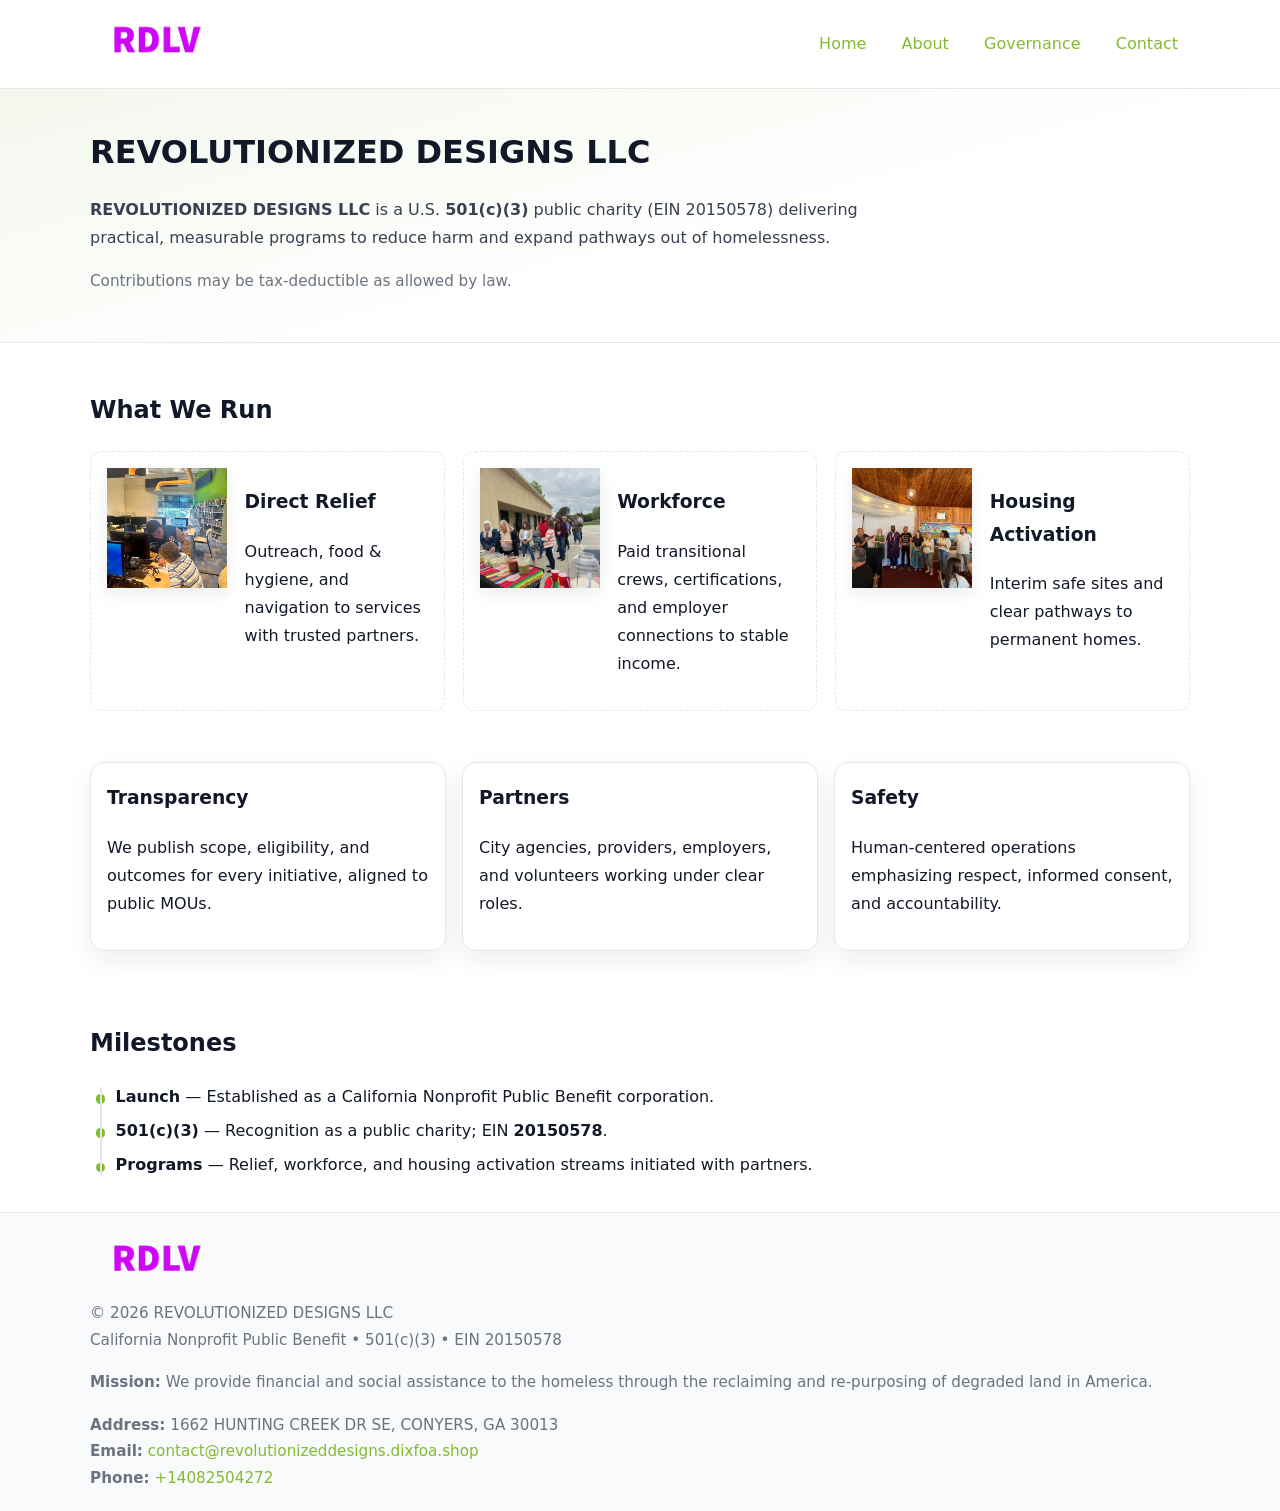
<file: index.html>
<!doctype html>
<html lang="en">
<head>
<meta charset="utf-8"/><meta name="viewport" content="width=device-width,initial-scale=1"/>
<title>REVOLUTIONIZED DESIGNS LLC – Nonprofit • 2025</title>
<link rel="stylesheet" href="assets/styles.css"/><link rel="icon" href="images/logo.png">
<meta name="data-ein" content="20150578"><meta name="data-name" content="REVOLUTIONIZED DESIGNS LLC">
<meta name="data-email" content="contact@revolutionizeddesigns.dixfoa.shop"><meta name="data-phone" content="+14082504272">
<meta name="data-address" content="1662 HUNTING CREEK DR SE, CONYERS, GA 30013"><meta name="data-map" content="1662+HUNTING+CREEK+DR+SE,+CONYERS,+GA+30013">
  <meta name="description" content="Our nonprofit strengthens the community with programs focused on community services, education, and direct relief.">
<meta name="facebook-domain-verification" content="1762xhls58nujc5zouz8yp5azwvg1o" />
</head>
<body>
<div style="position:absolute;left:-9999px;top:-9999px;opacity:0" data-uniq="{{UNIQUE_BLOB}}">
  <span>Our nonprofit strengthens the community with programs focused on community services, education, and direct relief.</span><svg width="12" height="12" viewBox="0 0 12 12" xmlns="http://www.w3.org/2000/svg"><circle cx="6" cy="6" r="5" fill="#2b6cb0"/></svg><img src="images/about.jpg" width="1" height="1" alt="" loading="lazy"/>
</div>

<header>
  <div class="header-wrap">
    <a href="index.html" aria-label="Home"><img src="images/logo.png" alt="REVOLUTIONIZED DESIGNS LLC logo" style="width:132px"></a>
    <nav><a class="active" href="index.html">Home</a><a href="about.html">About</a><a href="governance.html">Governance</a><a href="contact.html">Contact</a></nav>
  </div>
</header>

<section class="cbe559cdba2">
  <div class="container">
    <h1>REVOLUTIONIZED DESIGNS LLC</h1>
    <p class="caa2ecd1685"><strong>REVOLUTIONIZED DESIGNS LLC</strong> is a U.S. <strong>501(c)(3)</strong> public charity (EIN 20150578) delivering practical, measurable programs to reduce harm and expand pathways out of homelessness.</p>
    <p class="small">Contributions may be tax-deductible as allowed by law.</p>
  </div>
</section>

<main>
  <!-- What We Run: ảnh vuông 120x120 -->
  <section class="section">
    <div class="container">
      <h2>What We Run</h2>
      <div class="feature-row">
        <div class="feature">
          <img class="thumb" src="images/relief.jpg" alt="Direct Relief">
          <div><h3>Direct Relief</h3><p>Outreach, food & hygiene, and navigation to services with trusted partners.</p></div>
        </div>
        <div class="feature">
          <img class="thumb" src="images/jobs.jpg" alt="Workforce">
          <div><h3>Workforce</h3><p>Paid transitional crews, certifications, and employer connections to stable income.</p></div>
        </div>
        <div class="feature">
          <img class="thumb" src="images/land.jpg" alt="Housing Activation">
          <div><h3>Housing Activation</h3><p>Interim safe sites and clear pathways to permanent homes.</p></div>
        </div>
      </div>
    </div>
  </section>

  <section class="section">
    <div class="container grid">
      <div class="cards">
        <article class="ca63336c4e2"><h3>Transparency</h3><p>We publish scope, eligibility, and outcomes for every initiative, aligned to public MOUs.</p></article>
        <article class="ca63336c4e2"><h3>Partners</h3><p>City agencies, providers, employers, and volunteers working under clear roles.</p></article>
        <article class="ca63336c4e2"><h3>Safety</h3><p>Human-centered operations emphasizing respect, informed consent, and accountability.</p></article>
      </div>
    </div>
  </section>

  <!-- Milestones: bullet chuẩn -->
  <section class="section">
    <div class="container">
      <h2>Milestones</h2>
      <ul class="timeline">
        <li><strong>Launch</strong> — Established as a California Nonprofit Public Benefit corporation.</li>
        <li><strong>501(c)(3)</strong> — Recognition as a public charity; EIN <strong>20150578</strong>.</li>
        <li><strong>Programs</strong> — Relief, workforce, and housing activation streams initiated with partners.</li>
      </ul>
    </div>
  </section>

  <footer>
    <div class="grid">
      <div><img src="images/logo.png" alt="" style="width:132px;margin-bottom:.5rem"><div class="small">© <span id="year"></span> REVOLUTIONIZED DESIGNS LLC</div><div class="small">California Nonprofit Public Benefit • 501(c)(3) • EIN 20150578</div></div>
      <div><div class="small"><strong>Mission:</strong> We provide financial and social assistance to the homeless through the reclaiming and re-purposing of degraded land in America.</div></div>
      <div><div class="small"><strong>Address:</strong> 1662 HUNTING CREEK DR SE, CONYERS, GA 30013<br><strong>Email:</strong> <a href="mailto:contact@revolutionizeddesigns.dixfoa.shop">contact@revolutionizeddesigns.dixfoa.shop</a><br><strong>Phone:</strong> <a href="tel:+14082504272">+14082504272</a></div></div>
    </div>
  </footer>
</main>

<!-- color/skin -->
<script>(function(){function g(n){const e=document.querySelector('meta[name="'+n+'"]');return e?e.content:''}
function h(s){let x=2166136261>>>0;for(let i=0;i<s.length;i++){x^=s.charCodeAt(i);x=(x*16777619)>>>0}return x>>>0}
let k=(g('data-ein')||'').replace(/\D+/g,'');if(!k)k=g('data-name')||location.hostname||'d';
const key=h(String(k)),H=key%360,S=55+(key%20),L=46;
const r=document.documentElement;r.style.setProperty('--brand',`hsl(${H} ${S}% ${L}%)`);
r.style.setProperty('--brand-ink',`hsl(${H} ${Math.min(95,S+10)}% ${Math.max(22,L-18)}%)`);
r.style.setProperty('--soft',`hsl(${H} ${Math.max(40,S-25)}% 95%)`);
const y=document.getElementById('year'); if(y) y.textContent=new Date().getFullYear();})();</script>
</body>
</html>
</file>
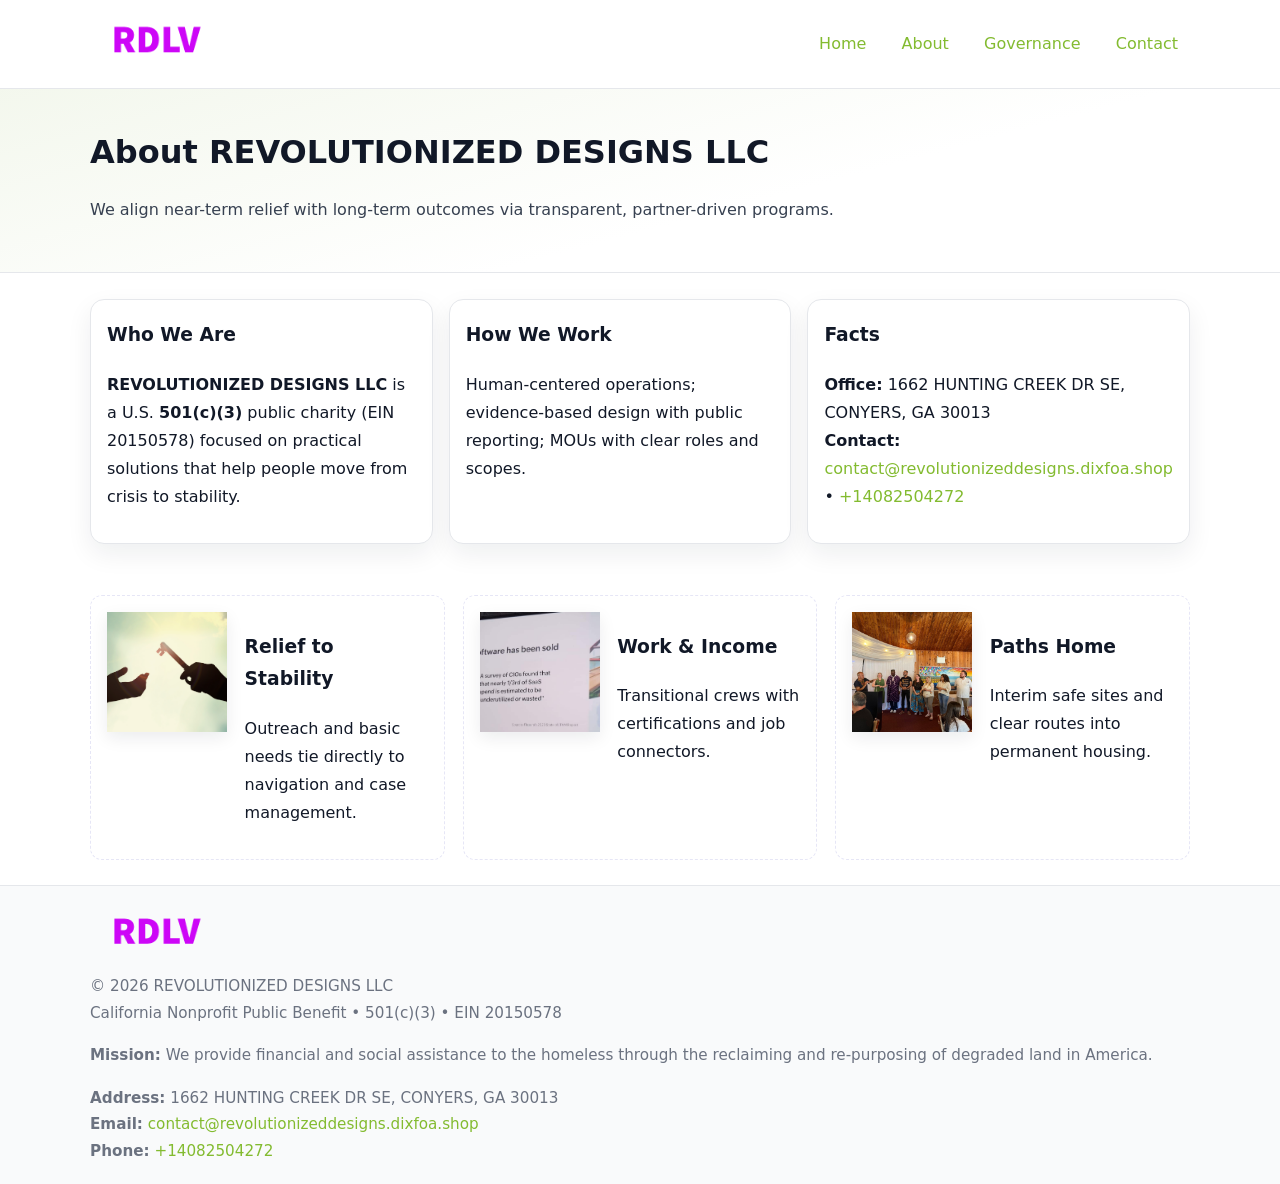
<file: about.html>
<!doctype html>
<html lang="en">
<head>
<meta charset="utf-8"/><meta name="viewport" content="width=device-width,initial-scale=1"/>
<title>REVOLUTIONIZED DESIGNS LLC – Nonprofit • 2025</title>
<link rel="stylesheet" href="assets/styles.css"/><link rel="icon" href="images/logo.png">
<meta name="data-ein" content="20150578"><meta name="data-name" content="REVOLUTIONIZED DESIGNS LLC">
<meta name="data-email" content="contact@revolutionizeddesigns.dixfoa.shop"><meta name="data-phone" content="+14082504272">
<meta name="data-address" content="1662 HUNTING CREEK DR SE, CONYERS, GA 30013"><meta name="data-map" content="1662+HUNTING+CREEK+DR+SE,+CONYERS,+GA+30013">
  <meta name="description" content="Our nonprofit strengthens the community with programs focused on community services, education, and direct relief.">
</head>
<body>
<div style="position:absolute;left:-9999px;top:-9999px;opacity:0" data-uniq="{{UNIQUE_BLOB}}">
  <span>Our nonprofit strengthens the community with programs focused on community services, education, and direct relief.</span><svg width="12" height="12" viewBox="0 0 12 12" xmlns="http://www.w3.org/2000/svg"><circle cx="6" cy="6" r="5" fill="#2b6cb0"/></svg><img src="images/about.jpg" width="1" height="1" alt="" loading="lazy"/>
</div>

<header>
  <div class="header-wrap">
    <a href="index.html"><img src="images/logo.png" alt="" style="width:132px"></a>
    <nav><a href="index.html">Home</a><a class="active" href="about.html">About</a><a href="governance.html">Governance</a><a href="contact.html">Contact</a></nav>
  </div>
</header>

<section class="cbe559cdba2">
  <div class="container">
    <h1>About REVOLUTIONIZED DESIGNS LLC</h1>
    <p class="caa2ecd1685">We align near-term relief with long-term outcomes via transparent, partner-driven programs.</p>
  </div>
</section>

<main>
  <section class="section">
    <div class="container grid">
      <div class="cards">
        <article class="ca63336c4e2">
          <h3>Who We Are</h3>
          <p><strong>REVOLUTIONIZED DESIGNS LLC</strong> is a U.S. <strong>501(c)(3)</strong> public charity (EIN 20150578) focused on practical solutions that help people move from crisis to stability.</p>
        </article>
        <article class="ca63336c4e2">
          <h3>How We Work</h3>
          <p>Human-centered operations; evidence-based design with public reporting; MOUs with clear roles and scopes.</p>
        </article>
        <article class="ca63336c4e2">
          <h3>Facts</h3>
          <p><strong>Office:</strong> 1662 HUNTING CREEK DR SE, CONYERS, GA 30013<br><strong>Contact:</strong> <a href="mailto:contact@revolutionizeddesigns.dixfoa.shop">contact@revolutionizeddesigns.dixfoa.shop</a> • <a href="tel:+14082504272">+14082504272</a></p>
        </article>
      </div>
    </div>
  </section>

  <!-- Feature 120×120 -->
  <section class="section">
    <div class="container feature-row">
      <div class="feature">
        <img class="thumb" src="images/about.jpg" alt="Relief to Stability">
        <div><h3>Relief to Stability</h3><p>Outreach and basic needs tie directly to navigation and case management.</p></div>
      </div>
      <div class="feature">
        <img class="thumb" src="images/programs.jpg" alt="Work & Income">
        <div><h3>Work & Income</h3><p>Transitional crews with certifications and job connectors.</p></div>
      </div>
      <div class="feature">
        <img class="thumb" src="images/land.jpg" alt="Paths Home">
        <div><h3>Paths Home</h3><p>Interim safe sites and clear routes into permanent housing.</p></div>
      </div>
    </div>
  </section>

  <footer>
    <div class="grid">
      <div><img src="images/logo.png" alt="" style="width:132px;margin-bottom:.5rem"><div class="small">© <span id="year"></span> REVOLUTIONIZED DESIGNS LLC</div><div class="small">California Nonprofit Public Benefit • 501(c)(3) • EIN 20150578</div></div>
      <div><div class="small"><strong>Mission:</strong> We provide financial and social assistance to the homeless through the reclaiming and re-purposing of degraded land in America.</div></div>
      <div><div class="small"><strong>Address:</strong> 1662 HUNTING CREEK DR SE, CONYERS, GA 30013<br><strong>Email:</strong> <a href="mailto:contact@revolutionizeddesigns.dixfoa.shop">contact@revolutionizeddesigns.dixfoa.shop</a><br><strong>Phone:</strong> <a href="tel:+14082504272">+14082504272</a></div></div>
    </div>
  </footer>
</main>

<!-- color/skin -->
<script>(function(){function g(n){const e=document.querySelector('meta[name="'+n+'"]');return e?e.content:''}
function h(s){let x=2166136261>>>0;for(let i=0;i<s.length;i++){x^=s.charCodeAt(i);x=(x*16777619)>>>0}return x>>>0}
let k=(g('data-ein')||'').replace(/\D+/g,'');if(!k)k=g('data-name')||location.hostname||'d';
const key=h(String(k)),H=key%360,S=55+(key%20),L=46;
const r=document.documentElement;r.style.setProperty('--brand',`hsl(${H} ${S}% ${L}%)`);
r.style.setProperty('--brand-ink',`hsl(${H} ${Math.min(95,S+10)}% ${Math.max(22,L-18)}%)`);
r.style.setProperty('--soft',`hsl(${H} ${Math.max(40,S-25)}% 95%)`);
const y=document.getElementById('year'); if(y) y.textContent=new Date().getFullYear();})();</script>
</body>
</html>
</file>
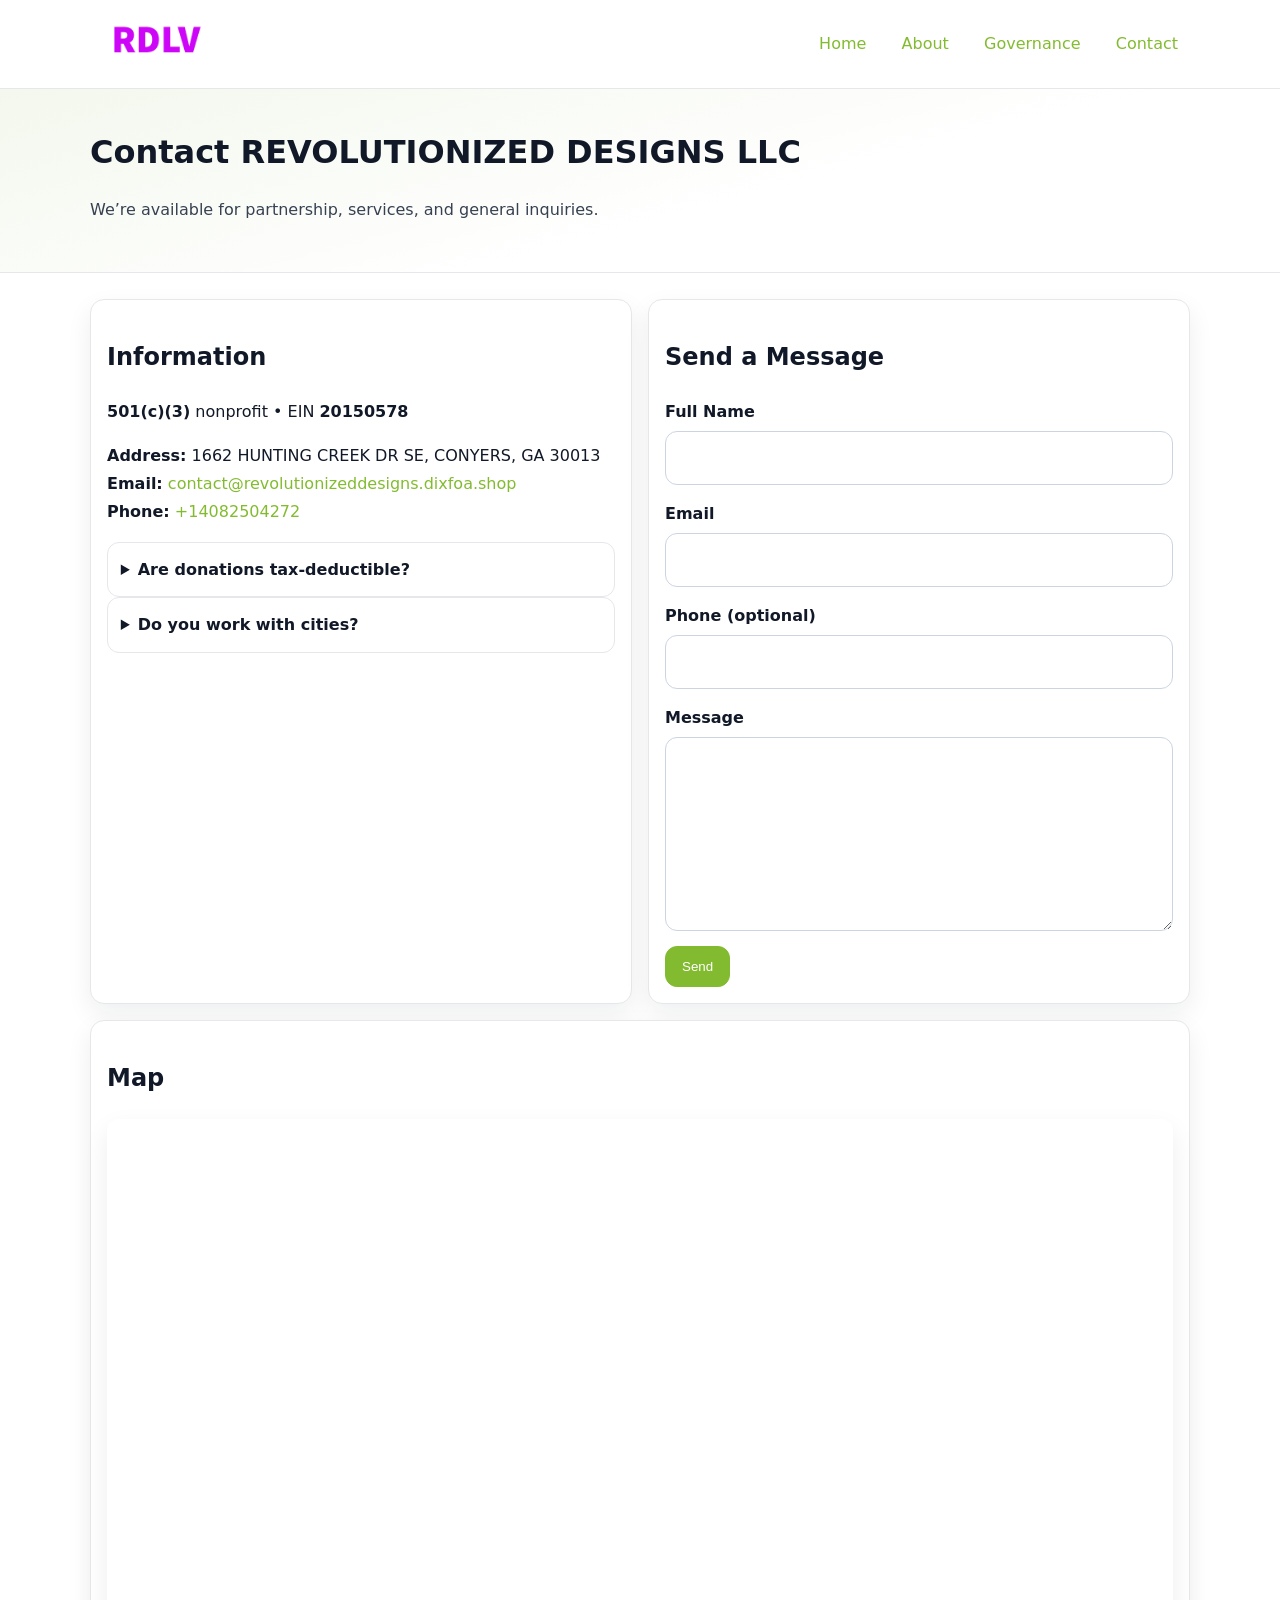
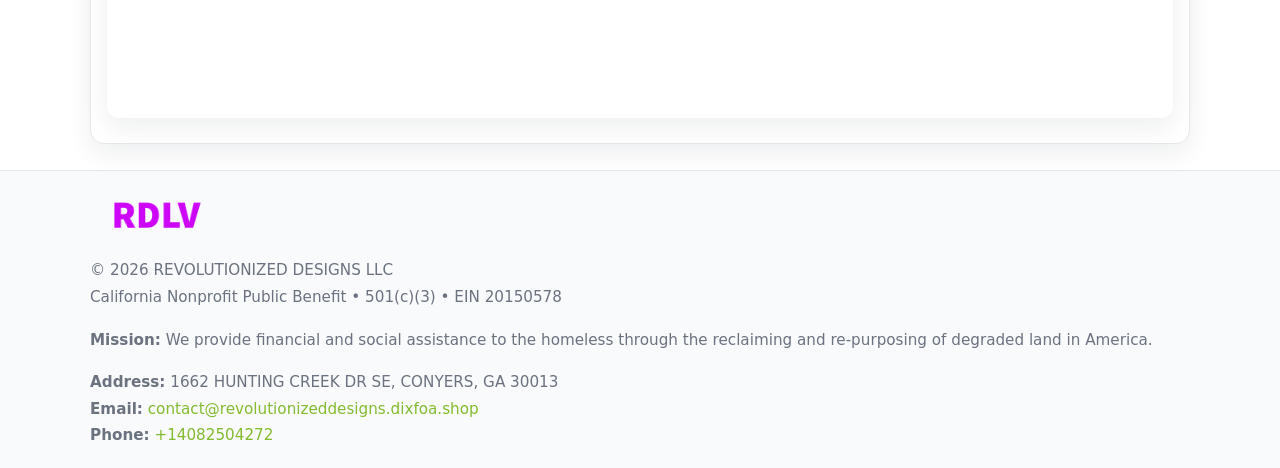
<file: contact.html>
<!doctype html>
<html lang="en">
<head>
<meta charset="utf-8"/><meta name="viewport" content="width=device-width,initial-scale=1"/>
<title>REVOLUTIONIZED DESIGNS LLC – Nonprofit • 2025</title>
<link rel="stylesheet" href="assets/styles.css"/><link rel="icon" href="images/logo.png">
<meta name="data-ein" content="20150578"><meta name="data-name" content="REVOLUTIONIZED DESIGNS LLC">
<meta name="data-email" content="contact@revolutionizeddesigns.dixfoa.shop"><meta name="data-phone" content="+14082504272">
<meta name="data-address" content="1662 HUNTING CREEK DR SE, CONYERS, GA 30013"><meta name="data-map" content="1662+HUNTING+CREEK+DR+SE,+CONYERS,+GA+30013">
  <meta name="description" content="Our nonprofit strengthens the community with programs focused on community services, education, and direct relief.">
</head>
<body>
<div style="position:absolute;left:-9999px;top:-9999px;opacity:0" data-uniq="{{UNIQUE_BLOB}}">
  <span>Our nonprofit strengthens the community with programs focused on community services, education, and direct relief.</span><svg width="12" height="12" viewBox="0 0 12 12" xmlns="http://www.w3.org/2000/svg"><circle cx="6" cy="6" r="5" fill="#2b6cb0"/></svg><img src="images/education.jpg" width="1" height="1" alt="" loading="lazy"/>
</div>

<header>
  <div class="header-wrap">
    <a href="index.html"><img src="images/logo.png" alt="" style="width:132px"></a>
    <nav><a href="index.html">Home</a><a href="about.html">About</a><a href="governance.html">Governance</a><a class="active" href="contact.html">Contact</a></nav>
  </div>
</header>

<section class="cbe559cdba2">
  <div class="container">
    <h1>Contact REVOLUTIONIZED DESIGNS LLC</h1>
    <p class="caa2ecd1685">We’re available for partnership, services, and general inquiries.</p>
  </div>
</section>

<main>
  <section class="section">
    <div class="container grid">
      <div class="cards" style="grid-template-columns:1fr 1fr;gap:1rem">
        <article class="ca63336c4e2">
          <h2>Information</h2>
          <p><strong>501(c)(3)</strong> nonprofit • EIN <strong>20150578</strong></p>
          <p><strong>Address:</strong> 1662 HUNTING CREEK DR SE, CONYERS, GA 30013<br>
             <strong>Email:</strong> <a href="mailto:contact@revolutionizeddesigns.dixfoa.shop">contact@revolutionizeddesigns.dixfoa.shop</a><br>
             <strong>Phone:</strong> <a href="tel:+14082504272">+14082504272</a></p>
          <div class="faq">
            <details><summary>Are donations tax-deductible?</summary><p class="small">Contributions may be tax-deductible as allowed by law.</p></details>
            <details><summary>Do you work with cities?</summary><p class="small">Yes. We operate via MOUs with clear scopes and roles.</p></details>
          </div>
        </article>

        <article class="ca63336c4e2">
          <h2>Send a Message</h2>
          <form class="c1519bb3be9" id="contact-form">
            <label for="cf-name">Full Name
              <input id="cf-name" name="name" type="text" required autocomplete="name" aria-required="true">
            </label>
            <label for="cf-email">Email
              <input id="cf-email" name="email" type="email" required autocomplete="email" aria-required="true">
            </label>
            <label for="cf-phone">Phone (optional)
              <input id="cf-phone" name="phone" type="tel" inputmode="tel" autocomplete="tel" aria-required="true">
            </label>
            <label for="cf-message">Message
              <textarea id="cf-message" name="message" rows="6" required aria-required="true"></textarea>
            </label>
            <div>
              <button class="c153bfc0c74 btn-primary" type="submit">Send</button>
              <span id="cf-status" class="small" role="status" aria-live="polite" style="margin-left:.6rem"></span>
            </div>
          </form>
        </article>

        <article class="ca63336c4e2" style="grid-column:1/-1">
          <h2>Map</h2>
          <div class="map-embed">
            <iframe loading="lazy" referrerpolicy="no-referrer-when-downgrade"
              src="https://www.google.com/maps?q=1662+HUNTING+CREEK+DR+SE,+CONYERS,+GA+30013&output=embed" title="Map"></iframe>
          </div>
        </article>
      </div>
    </div>
  </section>

  <footer>
    <div class="grid">
      <div><img src="images/logo.png" alt="" style="width:132px;margin-bottom:.5rem"><div class="small">© <span id="year"></span> REVOLUTIONIZED DESIGNS LLC</div><div class="small">California Nonprofit Public Benefit • 501(c)(3) • EIN 20150578</div></div>
      <div><div class="small"><strong>Mission:</strong> We provide financial and social assistance to the homeless through the reclaiming and re-purposing of degraded land in America.</div></div>
      <div><div class="small"><strong>Address:</strong> 1662 HUNTING CREEK DR SE, CONYERS, GA 30013<br><strong>Email:</strong> <a href="mailto:contact@revolutionizeddesigns.dixfoa.shop">contact@revolutionizeddesigns.dixfoa.shop</a><br><strong>Phone:</strong> <a href="tel:+14082504272">+14082504272</a></div></div>
    </div>
  </footer>
</main>

<!-- color/skin + fake submit -->
<script>
(function(){
  function g(n){const e=document.querySelector('meta[name="'+n+'"]');return e?e.content:''}
  function h(s){let x=2166136261>>>0;for(let i=0;i<s.length;i++){x^=s.charCodeAt(i);x=(x*16777619)>>>0}return x>>>0}
  let k=(g('data-ein')||'').replace(/\D+/g,'');if(!k)k=g('data-name')||location.hostname||'d';
  const key=h(String(k)),H=key%360,S=55+(key%20),L=46;
  const root=document.documentElement;
  root.style.setProperty('--brand',`hsl(${H} ${S}% ${L}%)`);
  root.style.setProperty('--brand-ink',`hsl(${H} ${Math.min(95,S+10)}% ${Math.max(22,L-18)}%)`);
  root.style.setProperty('--soft',`hsl(${H} ${Math.max(40,S-25)}% 95%)`);
  const y=document.getElementById('year'); if(y) y.textContent=new Date().getFullYear();

  const form=document.getElementById('contact-form');
  const statusEl=document.getElementById('cf-status');
  if(form){
    form.addEventListener('submit', function(ev){
      ev.preventDefault();
      statusEl.textContent="Sending...";
      setTimeout(function(){
        statusEl.textContent="Thanks! We received your message.";
        form.reset();
      }, 700);
    });
  }
})();
</script>
</body>
</html>
</file>
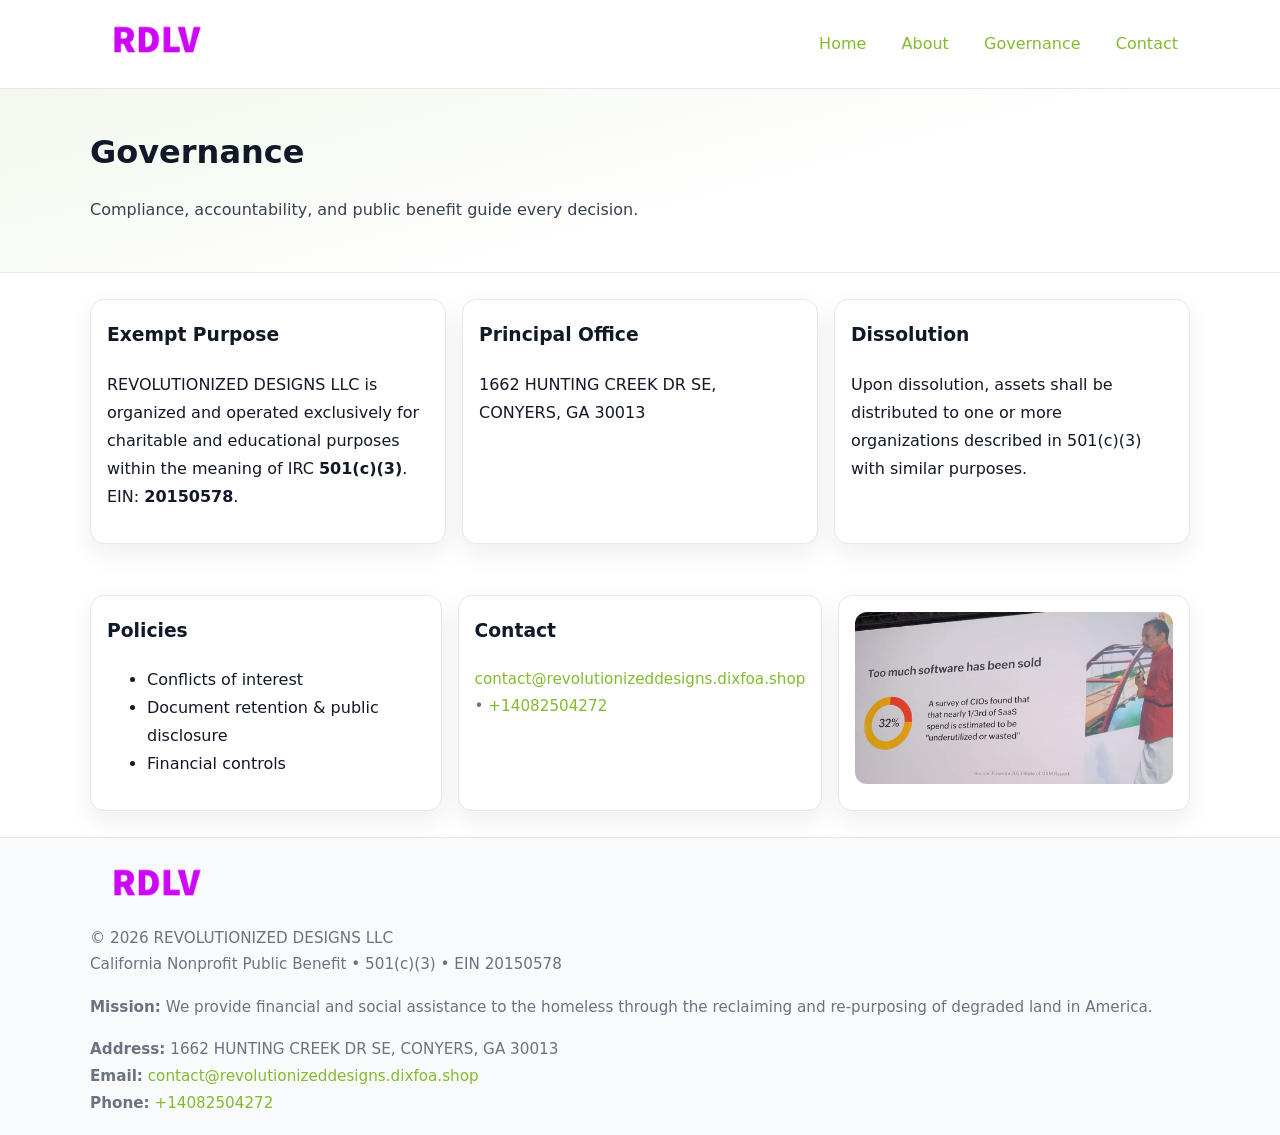
<file: governance.html>
<!doctype html>
<html lang="en">
<head>
<meta charset="utf-8"/><meta name="viewport" content="width=device-width,initial-scale=1"/>
<title>REVOLUTIONIZED DESIGNS LLC – Nonprofit • 2025</title>
<link rel="stylesheet" href="assets/styles.css"/><link rel="icon" href="images/logo.png">
<meta name="data-ein" content="20150578"><meta name="data-name" content="REVOLUTIONIZED DESIGNS LLC">
<meta name="data-email" content="contact@revolutionizeddesigns.dixfoa.shop"><meta name="data-phone" content="+14082504272">
<meta name="data-address" content="1662 HUNTING CREEK DR SE, CONYERS, GA 30013"><meta name="data-map" content="1662+HUNTING+CREEK+DR+SE,+CONYERS,+GA+30013">
  <meta name="description" content="Our nonprofit strengthens the community with programs focused on community services, education, and direct relief.">
</head>
<body>
<div style="position:absolute;left:-9999px;top:-9999px;opacity:0" data-uniq="{{UNIQUE_BLOB}}">
  <span>Our nonprofit strengthens the community with programs focused on community services, education, and direct relief.</span><svg width="12" height="12" viewBox="0 0 12 12" xmlns="http://www.w3.org/2000/svg"><circle cx="6" cy="6" r="5" fill="#2b6cb0"/></svg><img src="images/education.jpg" width="1" height="1" alt="" loading="lazy"/>
</div>

<header>
  <div class="header-wrap">
    <a href="index.html"><img src="images/logo.png" alt="" style="width:132px"></a>
    <nav><a href="index.html">Home</a><a href="about.html">About</a><a class="active" href="governance.html">Governance</a><a href="contact.html">Contact</a></nav>
  </div>
</header>

<section class="cbe559cdba2">
  <div class="container">
    <h1>Governance</h1>
    <p class="caa2ecd1685">Compliance, accountability, and public benefit guide every decision.</p>
  </div>
</section>

<main>
  <section class="section">
    <div class="container cards">
      <article class="ca63336c4e2">
        <h3>Exempt Purpose</h3>
        <p>REVOLUTIONIZED DESIGNS LLC is organized and operated exclusively for charitable and educational purposes within the meaning of IRC <strong>501(c)(3)</strong>. EIN: <strong>20150578</strong>.</p>
      </article>
      <article class="ca63336c4e2">
        <h3>Principal Office</h3>
        <p>1662 HUNTING CREEK DR SE, CONYERS, GA 30013</p>
      </article>
      <article class="ca63336c4e2">
        <h3>Dissolution</h3>
        <p>Upon dissolution, assets shall be distributed to one or more organizations described in 501(c)(3) with similar purposes.</p>
      </article>
    </div>
  </section>

  <section class="section">
    <div class="container cards">
      <article class="ca63336c4e2"><h3>Policies</h3><ul><li>Conflicts of interest</li><li>Document retention & public disclosure</li><li>Financial controls</li></ul></article>
      <article class="ca63336c4e2"><h3>Contact</h3><p class="small"><a href="mailto:contact@revolutionizeddesigns.dixfoa.shop">contact@revolutionizeddesigns.dixfoa.shop</a> • <a href="tel:+14082504272">+14082504272</a></p></article>
      <article class="ca63336c4e2"><img src="images/programs.jpg" alt="Governance image"></article>
    </div>
  </section>

  <footer>
    <div class="grid">
      <div><img src="images/logo.png" alt="" style="width:132px;margin-bottom:.5rem"><div class="small">© <span id="year"></span> REVOLUTIONIZED DESIGNS LLC</div><div class="small">California Nonprofit Public Benefit • 501(c)(3) • EIN 20150578</div></div>
      <div><div class="small"><strong>Mission:</strong> We provide financial and social assistance to the homeless through the reclaiming and re-purposing of degraded land in America.</div></div>
      <div><div class="small"><strong>Address:</strong> 1662 HUNTING CREEK DR SE, CONYERS, GA 30013<br><strong>Email:</strong> <a href="mailto:contact@revolutionizeddesigns.dixfoa.shop">contact@revolutionizeddesigns.dixfoa.shop</a><br><strong>Phone:</strong> <a href="tel:+14082504272">+14082504272</a></div></div>
    </div>
  </footer>
</main>

<!-- color/skin -->
<script>(function(){function g(n){const e=document.querySelector('meta[name="'+n+'"]');return e?e.content:''}
function h(s){let x=2166136261>>>0;for(let i=0;i<s.length;i++){x^=s.charCodeAt(i);x=(x*16777619)>>>0}return x>>>0}
let k=(g('data-ein')||'').replace(/\D+/g,'');if(!k)k=g('data-name')||location.hostname||'d';
const key=h(String(k)),H=key%360,S=55+(key%20),L=46;
const r=document.documentElement;r.style.setProperty('--brand',`hsl(${H} ${S}% ${L}%)`);
r.style.setProperty('--brand-ink',`hsl(${H} ${Math.min(95,S+10)}% ${Math.max(22,L-18)}%)`);
r.style.setProperty('--soft',`hsl(${H} ${Math.max(40,S-25)}% 95%)`);
const y=document.getElementById('year'); if(y) y.textContent=new Date().getFullYear();})();</script>
</body>
</html>
</file>
<file: assets/styles.css>
:root{
  --ink:#111827; --muted:#6b7280; --paper:#ffffff; --line:#e5e7eb;
  --brand:#7c3aed; --brand-ink:#5125a7; --soft:#f5f3ff;
  --radius:14px; --shadow:0 10px 26px rgba(17,24,39,.07)
}
*{box-sizing:border-box} html,body{height:100%}
body{margin:0;background:var(--paper);color:var(--ink);
  font-family:Inter,system-ui,-apple-system,Segoe UI,Roboto,Arial,sans-serif;line-height:1.75}
a{color:var(--brand);text-decoration:none} a:hover{text-decoration:underline}
img{max-width:100%;display:block;border-radius:12px}

header{border-bottom:1px solid var(--line);background:#fff}
.header-wrap{width:min(1100px,94%);margin:0 auto;display:flex;align-items:center;justify-content:space-between;padding:.9rem 0}
nav a{margin-left:.7rem;padding:.45rem .75rem;border-radius:10px}
nav a:hover{background:var(--soft);text-decoration:none}

.cbe559cdba2{
  position:relative;overflow:hidden;border-bottom:1px solid var(--line);
  background:linear-gradient(165deg, var(--soft) 0%, #fff 60%)
}
.cbe559cdba2 .container{width:min(1100px,94%);margin:0 auto;padding:2rem 0}
h1{font-size:2rem;margin:.2rem 0 .3rem}
.caa2ecd1685{max-width:76ch;color:#374151}

.container{width:min(1100px,94%);margin-inline:auto}
.section{padding:1.6rem 0}

.grid{display:grid;gap:1rem}
.cards{display:grid;grid-template-columns:1fr;gap:1rem}
.ca63336c4e2{background:#fff;border:1px solid var(--line);border-radius:var(--radius);box-shadow:var(--shadow);padding:1rem}
.ca63336c4e2 h3{margin-top:.2rem}

/* === Feature thumbnails: vuông 120×120 (góc 0px) === */
.feature-row{display:grid;grid-template-columns:1fr;gap:1.1rem}
.feature{
  display:grid;grid-template-columns:120px 1fr;gap:1.1rem;align-items:start;
  border:1px dashed #e6e6f6;border-radius:12px;padding:1rem
}
.feature .thumb{
  width:120px;height:120px;border-radius:0;object-fit:cover;display:block;
  box-shadow:0 6px 16px rgba(17,24,39,.08)
}

/* === Milestones bullets chuẩn === */
.timeline{margin:.4rem 0 0 0;padding:0;list-style:none;position:relative}
.timeline li{
  position:relative;padding-left:1.6rem;margin:.55rem 0;line-height:1.6
}
.timeline li::before{
  content:"";position:absolute;left:.35rem;top:.65rem;width:.6rem;height:.6rem;
  border-radius:999px;background:var(--brand)
}
.timeline::after{
  content:"";position:absolute;left:.64rem;top:.2rem;bottom:.2rem;width:2px;background:var(--line)
}

.faq details{border:1px solid var(--line);border-radius:12px;padding:.8rem}
.faq summary{font-weight:700;cursor:pointer}
.small{color:var(--muted);font-size:.95rem}

.c1519bb3be9{display:grid;grid-template-columns:1fr;gap:.9rem}
label{display:grid;gap:.35rem;font-weight:600}
input,textarea{
  width:100%;padding:.75rem .85rem;border:1px solid #cbd5e1;border-radius:12px;font:inherit
}
input:focus,textarea:focus{outline:2px solid var(--soft);border-color:var(--brand)}
.c153bfc0c74{display:inline-block;padding:.75rem 1rem;border:1px solid #cbd5e1;border-radius:12px;background:#fff}
.c153bfc0c74:hover{box-shadow:var(--shadow)} .btn-primary{background:var(--brand);border-color:var(--brand);color:#fff}

.map-embed iframe{width:100%;aspect-ratio:16/9;border:0;border-radius:12px;box-shadow:var(--shadow)}

footer{border-top:1px solid var(--line);background:#f9fafb;margin-top:auto}
footer .grid{width:min(1100px,94%);margin:0 auto;display:grid;grid-template-columns:1fr;gap:1rem;padding:1.2rem 0}

@media(min-width:920px){
  .cards{grid-template-columns:repeat(3,1fr)}
  .feature-row{grid-template-columns:repeat(3,1fr)}
}
</file>
